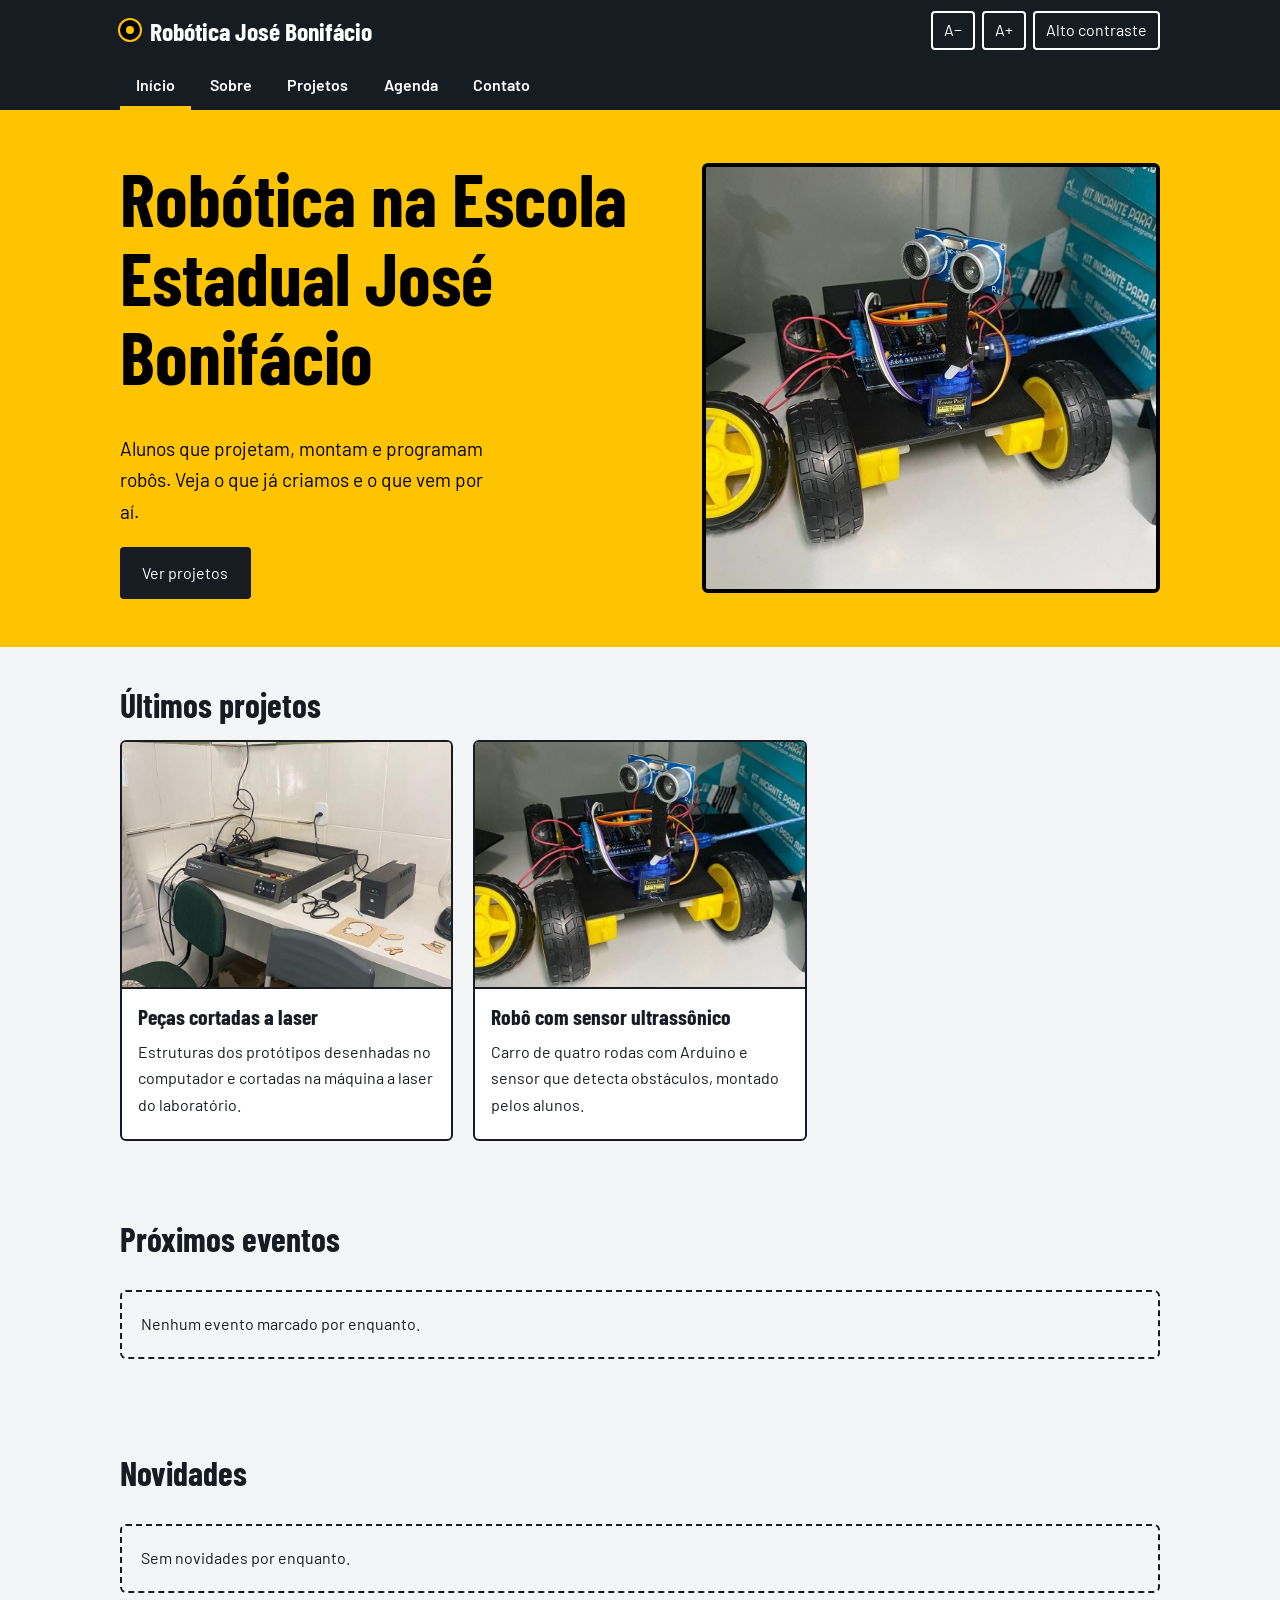
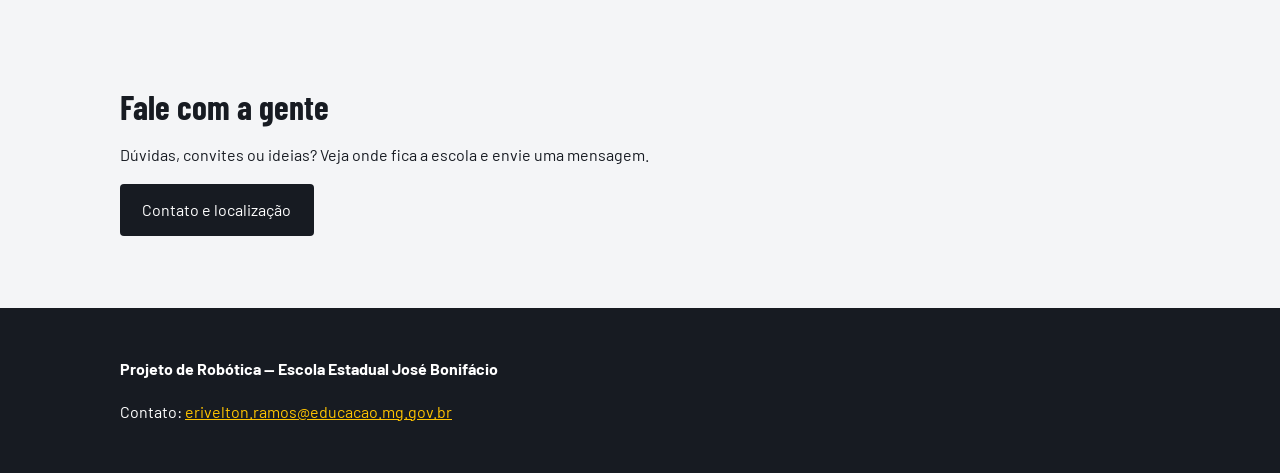
<file: index.html>
<!DOCTYPE html>
<html lang="pt-BR"><head><meta charset="utf-8"><meta name="viewport" content="width=device-width,initial-scale=1">
<title>Início | Robótica – EE José Bonifácio</title>
<meta name="description" content="Projeto de Robótica da Escola Estadual José Bonifácio: projetos dos alunos, eventos e contato.">
<link rel="icon" href="data:image/svg+xml,%3Csvg xmlns='http://www.w3.org/2000/svg' viewBox='0 0 100 100'%3E%3Ctext y='.9em' font-size='90'%3E🤖%3C/text%3E%3C/svg%3E">
<link rel="preconnect" href="https://fonts.googleapis.com"><link rel="preconnect" href="https://fonts.gstatic.com" crossorigin>
<link rel="stylesheet" href="https://fonts.googleapis.com/css2?family=Barlow:wght@400;600;700&family=Barlow+Condensed:wght@700&display=swap">
<link rel="stylesheet" href="css/style.css"></head>
<body data-page="index"><a class="skip" href="#conteudo">Ir para o conteúdo</a>
<header id="topo"></header>
<main id="conteudo" tabindex="-1"><section class="hero"><div class="wrap hero-g"><div><h1>Robótica na Escola Estadual José Bonifácio</h1><p>Alunos que projetam, montam e programam robôs. Veja o que já criamos e o que vem por aí.</p><a class="btn" href="projetos.html">Ver projetos</a></div>
<img src="img/robo.jpg" width="600" height="800" alt="Robô de quatro rodas com sensor ultrassônico, montado pelos alunos no laboratório"></div></section>
<div class="wrap"><section><h2>Últimos projetos</h2><div class="grid" id="ult-projetos"></div></section>
<section><h2>Próximos eventos</h2><div class="grid" id="prox-eventos"></div></section>
<section><h2>Novidades</h2><div class="grid" id="noticias"></div></section>
<section><h2>Fale com a gente</h2><p>Dúvidas, convites ou ideias? Veja onde fica a escola e envie uma mensagem.</p><a class="btn" href="contato.html">Contato e localização</a></section></div></main>
<footer id="rodape"></footer>
<script src="js/main.js"></script></body></html>
</file>
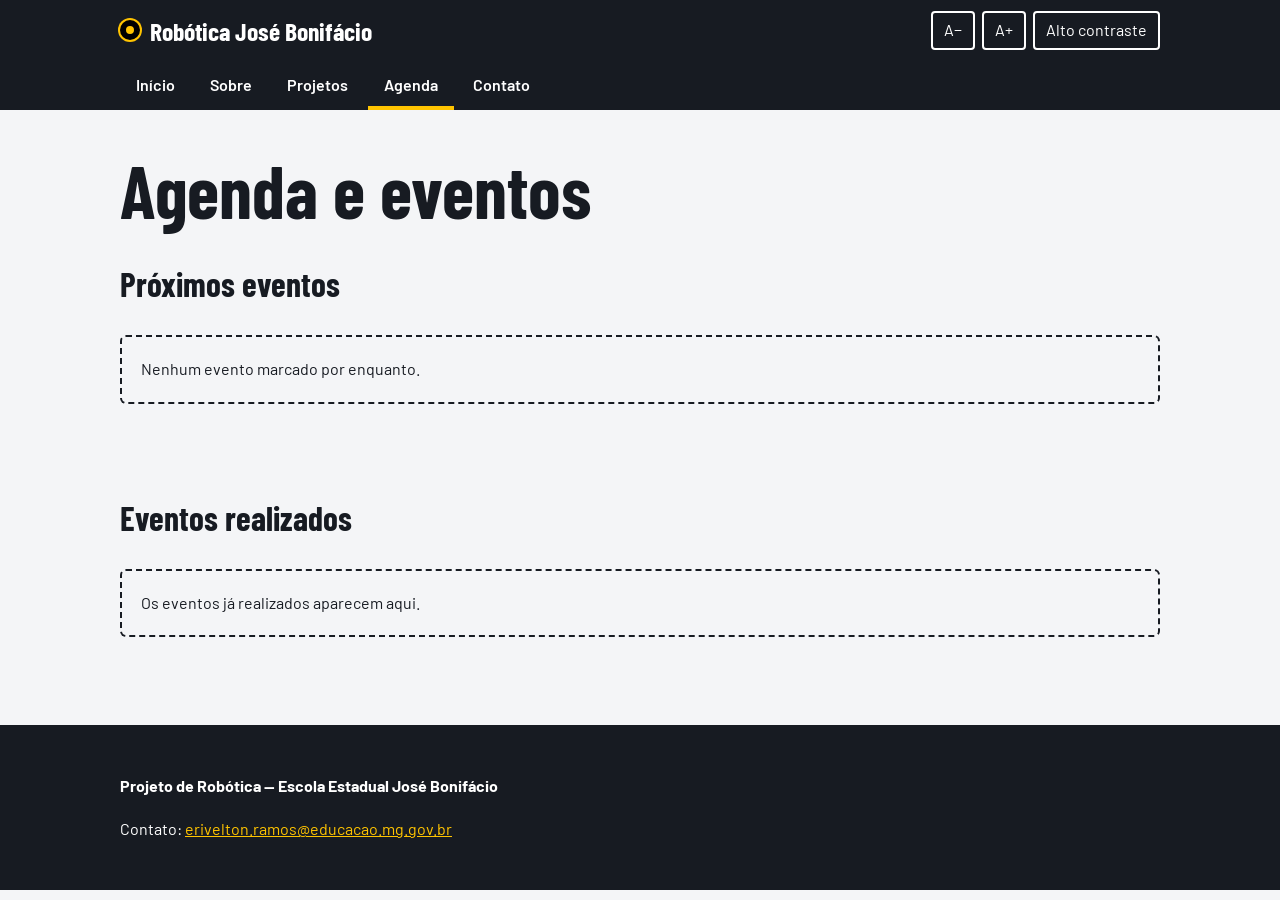
<file: agenda.html>
<!DOCTYPE html>
<html lang="pt-BR"><head><meta charset="utf-8"><meta name="viewport" content="width=device-width,initial-scale=1">
<title>Agenda | Robótica – EE José Bonifácio</title>
<meta name="description" content="Projeto de Robótica da Escola Estadual José Bonifácio: projetos dos alunos, eventos e contato.">
<link rel="icon" href="data:image/svg+xml,%3Csvg xmlns='http://www.w3.org/2000/svg' viewBox='0 0 100 100'%3E%3Ctext y='.9em' font-size='90'%3E🤖%3C/text%3E%3C/svg%3E">
<link rel="preconnect" href="https://fonts.googleapis.com"><link rel="preconnect" href="https://fonts.gstatic.com" crossorigin>
<link rel="stylesheet" href="https://fonts.googleapis.com/css2?family=Barlow:wght@400;600;700&family=Barlow+Condensed:wght@700&display=swap">
<link rel="stylesheet" href="css/style.css"></head>
<body data-page="agenda"><a class="skip" href="#conteudo">Ir para o conteúdo</a>
<header id="topo"></header>
<main id="conteudo" tabindex="-1"><div class="wrap"><section><h1>Agenda e eventos</h1><h2>Próximos eventos</h2><div class="grid" id="futuros"></div></section>
<section><h2>Eventos realizados</h2><div class="grid" id="passados"></div></section></div></main>
<footer id="rodape"></footer>
<script src="js/main.js"></script></body></html>
</file>
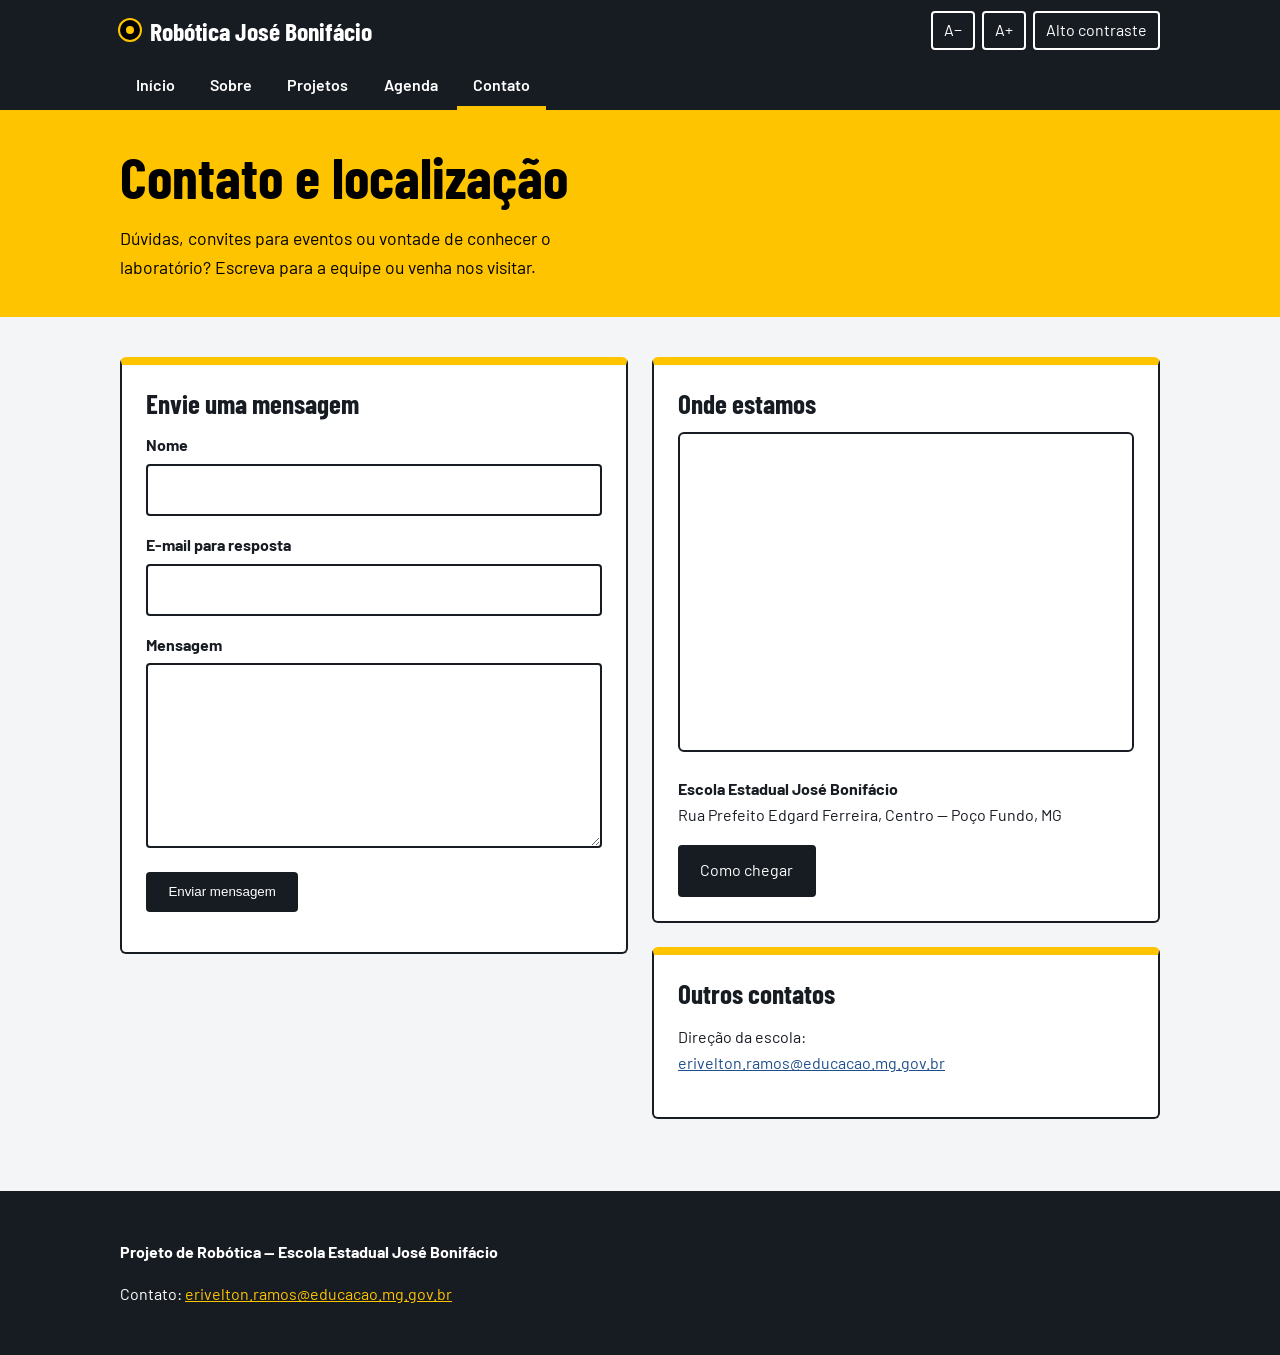
<file: contato.html>
<!DOCTYPE html>
<html lang="pt-BR"><head><meta charset="utf-8"><meta name="viewport" content="width=device-width,initial-scale=1">
<title>Contato | Robótica – EE José Bonifácio</title>
<meta name="description" content="Projeto de Robótica da Escola Estadual José Bonifácio: projetos dos alunos, eventos e contato.">
<link rel="icon" href="data:image/svg+xml,%3Csvg xmlns='http://www.w3.org/2000/svg' viewBox='0 0 100 100'%3E%3Ctext y='.9em' font-size='90'%3E🤖%3C/text%3E%3C/svg%3E">
<link rel="preconnect" href="https://fonts.googleapis.com"><link rel="preconnect" href="https://fonts.gstatic.com" crossorigin>
<link rel="stylesheet" href="https://fonts.googleapis.com/css2?family=Barlow:wght@400;600;700&family=Barlow+Condensed:wght@700&display=swap">
<link rel="stylesheet" href="css/style.css"></head>
<body data-page="contato"><a class="skip" href="#conteudo">Ir para o conteúdo</a>
<header id="topo"></header>
<main id="conteudo" tabindex="-1"><section class="page-head"><div class="wrap"><h1>Contato e localização</h1><p>Dúvidas, convites para eventos ou vontade de conhecer o laboratório? Escreva para a equipe ou venha nos visitar.</p></div></section>
<div class="wrap"><section class="contato">
<form id="form" class="painel"><h2>Envie uma mensagem</h2>
<label for="nome">Nome</label><input id="nome" name="nome" autocomplete="name" required>
<label for="email">E-mail para resposta</label><input id="email" name="email" type="email" autocomplete="email" required>
<label for="msg">Mensagem</label><textarea id="msg" name="mensagem" rows="6" required></textarea>
<input class="hp" name="website" tabindex="-1" autocomplete="off" aria-hidden="true">
<p><button class="btn" type="submit">Enviar mensagem</button></p><p id="st" role="status"></p></form>
<div class="lado"><div class="painel"><h2>Onde estamos</h2>
<iframe id="mapa" title="Mapa com a localização da Escola Estadual José Bonifácio" loading="lazy" referrerpolicy="no-referrer-when-downgrade"></iframe>
<address><strong>Escola Estadual José Bonifácio</strong><br><span id="end"></span></address>
<a class="btn" id="rota" href="https://www.google.com/maps" target="_blank" rel="noopener">Como chegar</a></div>
<div class="painel"><h2>Outros contatos</h2><p>Direção da escola:<br><a id="mail" href="mailto:erivelton.ramos@educacao.mg.gov.br"></a></p></div></div></section></div></main>
<footer id="rodape"></footer>
<script src="js/main.js"></script></body></html>
</file>
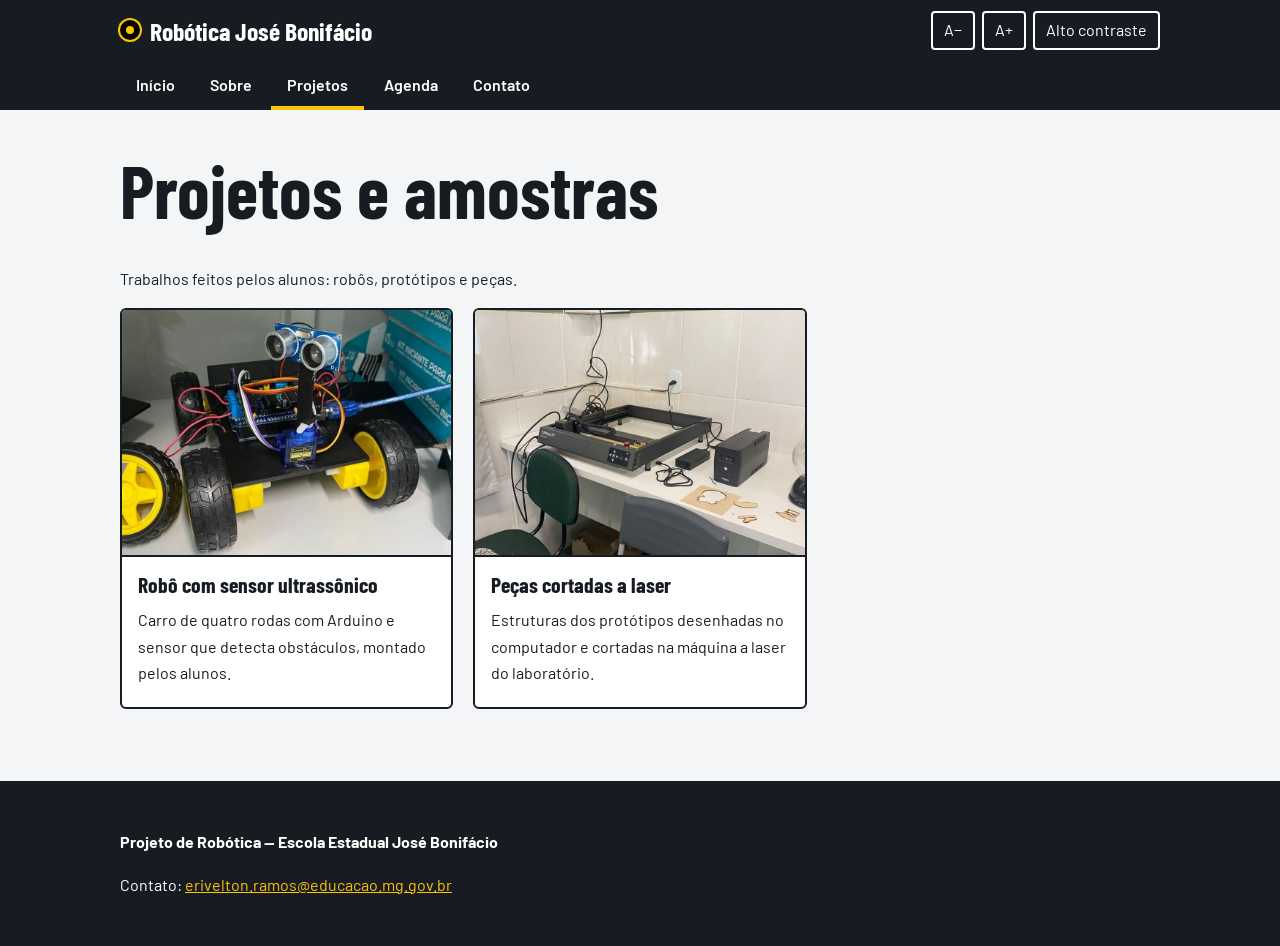
<file: projetos.html>
<!DOCTYPE html>
<html lang="pt-BR"><head><meta charset="utf-8"><meta name="viewport" content="width=device-width,initial-scale=1">
<title>Projetos | Robótica – EE José Bonifácio</title>
<meta name="description" content="Projeto de Robótica da Escola Estadual José Bonifácio: projetos dos alunos, eventos e contato.">
<link rel="icon" href="data:image/svg+xml,%3Csvg xmlns='http://www.w3.org/2000/svg' viewBox='0 0 100 100'%3E%3Ctext y='.9em' font-size='90'%3E🤖%3C/text%3E%3C/svg%3E">
<link rel="preconnect" href="https://fonts.googleapis.com"><link rel="preconnect" href="https://fonts.gstatic.com" crossorigin>
<link rel="stylesheet" href="https://fonts.googleapis.com/css2?family=Barlow:wght@400;600;700&family=Barlow+Condensed:wght@700&display=swap">
<link rel="stylesheet" href="css/style.css"></head>
<body data-page="projetos"><a class="skip" href="#conteudo">Ir para o conteúdo</a>
<header id="topo"></header>
<main id="conteudo" tabindex="-1"><div class="wrap"><section><h1>Projetos e amostras</h1><p class="txt">Trabalhos feitos pelos alunos: robôs, protótipos e peças.</p><div class="grid" id="lista"></div></section></div></main>
<footer id="rodape"></footer>
<script src="js/main.js"></script></body></html>
</file>
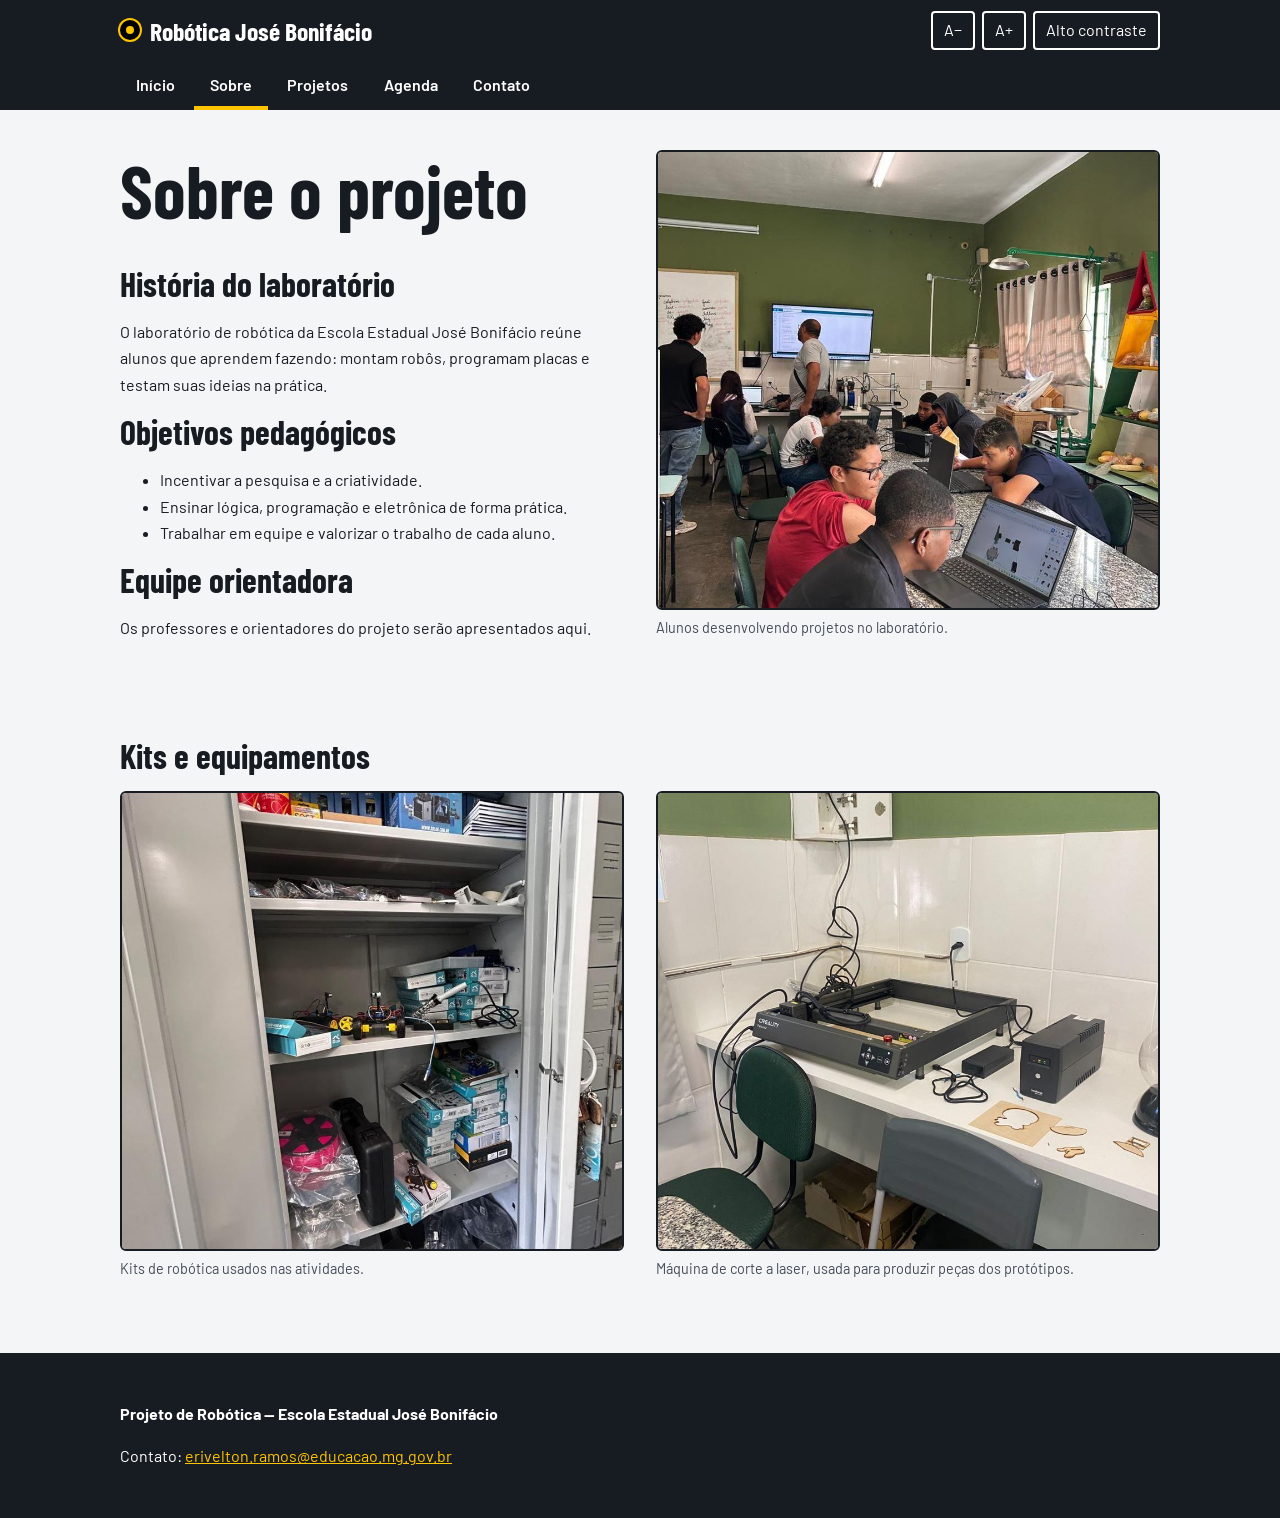
<file: sobre.html>
<!DOCTYPE html>
<html lang="pt-BR"><head><meta charset="utf-8"><meta name="viewport" content="width=device-width,initial-scale=1">
<title>Sobre o Projeto | Robótica – EE José Bonifácio</title>
<meta name="description" content="Projeto de Robótica da Escola Estadual José Bonifácio: projetos dos alunos, eventos e contato.">
<link rel="icon" href="data:image/svg+xml,%3Csvg xmlns='http://www.w3.org/2000/svg' viewBox='0 0 100 100'%3E%3Ctext y='.9em' font-size='90'%3E🤖%3C/text%3E%3C/svg%3E">
<link rel="preconnect" href="https://fonts.googleapis.com"><link rel="preconnect" href="https://fonts.gstatic.com" crossorigin>
<link rel="stylesheet" href="https://fonts.googleapis.com/css2?family=Barlow:wght@400;600;700&family=Barlow+Condensed:wght@700&display=swap">
<link rel="stylesheet" href="css/style.css"></head>
<body data-page="sobre"><a class="skip" href="#conteudo">Ir para o conteúdo</a>
<header id="topo"></header>
<main id="conteudo" tabindex="-1"><div class="wrap"><section class="cols"><div class="txt"><h1>Sobre o projeto</h1>
<h2>História do laboratório</h2><p>O laboratório de robótica da Escola Estadual José Bonifácio reúne alunos que aprendem fazendo: montam robôs, programam placas e testam suas ideias na prática.</p>
<h2>Objetivos pedagógicos</h2><ul><li>Incentivar a pesquisa e a criatividade.</li><li>Ensinar lógica, programação e eletrônica de forma prática.</li><li>Trabalhar em equipe e valorizar o trabalho de cada aluno.</li></ul>
<h2>Equipe orientadora</h2><p>Os professores e orientadores do projeto serão apresentados aqui.</p></div>
<figure><img src="img/alunos.jpg" width="600" height="800" alt="Alunos trabalhando em notebooks no laboratório de robótica"><figcaption>Alunos desenvolvendo projetos no laboratório.</figcaption></figure></section>
<section><h2>Kits e equipamentos</h2><div class="cols">
<figure><img src="img/kits.jpg" width="600" height="800" alt="Armário com kits de robótica e componentes eletrônicos organizados em prateleiras"><figcaption>Kits de robótica usados nas atividades.</figcaption></figure>
<figure><img src="img/laser.jpg" width="600" height="800" alt="Máquina de corte a laser sobre a bancada, com peças de madeira recortadas ao lado"><figcaption>Máquina de corte a laser, usada para produzir peças dos protótipos.</figcaption></figure></div></section></div></main>
<footer id="rodape"></footer>
<script src="js/main.js"></script></body></html>
</file>
<file: css/style.css>
:root{--bg:#f4f5f7;--ink:#171b22;--mut:#444c59;--card:#fff;--dark:#171b22;--y:#ffc400;--b:#1f4e8c;--ln:#171b22}
body.hc{--bg:#000;--ink:#fff;--mut:#fff;--card:#000;--dark:#000;--y:#ffeb3b;--b:#ffeb3b;--ln:#fff}
*{box-sizing:border-box}
body{margin:0;font:1rem/1.65 Barlow,system-ui,Segoe UI,sans-serif;background:var(--bg);color:var(--ink)}
h1,h2,h3{font-family:'Barlow Condensed',Impact,'Arial Narrow',sans-serif;line-height:1.08;margin:0 0 .5em}
h1{font-size:clamp(2.5rem,7vw,4.6rem)}h2{font-size:2.1rem}h3{font-size:1.5rem}
a{color:var(--b)}img{max-width:100%;display:block}
:focus-visible{outline:3px solid var(--b);outline-offset:2px}
.top :focus-visible,.foot :focus-visible,body.hc :focus-visible{outline-color:var(--y)}
.skip{position:absolute;left:-999px;top:0;background:var(--y);color:#000;padding:.6rem 1rem;z-index:99;font-weight:700}.skip:focus{left:0}
.wrap{max-width:1080px;margin:0 auto;padding:0 1.25rem}
.top{background:var(--dark);color:#fff}
.bar{display:flex;justify-content:space-between;align-items:center;gap:1rem;flex-wrap:wrap;padding-block:.7rem}
.brand{font:700 1.6rem 'Barlow Condensed',sans-serif;color:#fff;text-decoration:none;display:flex;align-items:center;gap:.6rem}
.brand i{width:20px;height:20px;border-radius:50%;background:var(--y);box-shadow:inset 0 0 0 6px #000,0 0 0 2px var(--y)}
.tools{display:flex;gap:.4rem;flex-wrap:wrap}
.tool,.menu{font:inherit;background:transparent;color:#fff;border:2px solid #fff;border-radius:4px;padding:.25rem .7rem;cursor:pointer}
.tool[aria-pressed=true]{background:var(--y);color:#000;border-color:var(--y)}
.top nav ul{display:flex;gap:.2rem;list-style:none;margin:0;padding:0;flex-wrap:wrap}
.top nav a{display:block;padding:.7rem 1rem;color:#fff;text-decoration:none;font-weight:600}
.top nav a[aria-current]{box-shadow:inset 0 -4px var(--y)}
.menu{display:none;margin:.4rem 0}
.hero{background:var(--y);color:#000;padding:3rem 0}
.hero-g{display:grid;grid-template-columns:1.2fr 1fr;gap:2rem;align-items:center}
.hero img{width:100%;max-height:430px;object-fit:cover;border:4px solid #000;border-radius:6px}
.hero p{font-size:1.2rem;max-width:34ch}
.btn{display:inline-block;background:var(--dark);color:#fff;padding:.8rem 1.4rem;border-radius:4px;text-decoration:none;font:700 1rem inherit;border:0;cursor:pointer}
body.hc .btn{border:2px solid #fff}
main section{padding:2.5rem 0}
.grid{display:grid;grid-template-columns:repeat(auto-fill,minmax(260px,1fr));gap:1.25rem}
.card{background:var(--card);border:2px solid var(--ln);border-radius:6px;overflow:hidden}
.card img{width:100%;aspect-ratio:4/3;object-fit:cover;border-bottom:2px solid var(--ln)}
.card div{padding:1rem}.card h3{font-size:1.35rem}.card p{margin:.3rem 0}
.meta{color:var(--mut);font-size:.9rem}.empty{border:2px dashed var(--ln);padding:1.2rem;border-radius:6px;grid-column:1/-1}
.cols{display:grid;grid-template-columns:repeat(auto-fit,minmax(280px,1fr));gap:2rem;align-items:start}
figure{margin:0}figcaption{font-size:.9rem;color:var(--mut);margin-top:.4rem}
figure img{border-radius:6px;border:2px solid var(--ln);max-height:460px;width:100%;object-fit:cover}
.txt{max-width:68ch}
label{display:block;font-weight:700;margin:1rem 0 .3rem}
input,textarea{width:100%;font:inherit;padding:.7rem;border:2px solid var(--ln);border-radius:4px;background:var(--card);color:var(--ink)}
.hp{position:absolute;left:-9999px;width:1px;height:1px;padding:0;border:0;opacity:0;overflow:hidden}
iframe{width:100%;height:380px;border:2px solid var(--ln);border-radius:6px}
.foot{background:var(--dark);color:#fff;padding:2rem 0;margin-top:2rem}.foot a{color:var(--y)}
@media(max-width:760px){.hero-g{grid-template-columns:1fr}.menu{display:block}#nav{display:none;flex-direction:column}#nav.open{display:flex}}
@media(prefers-reduced-motion:no-preference){.hero h1{animation:in .6s ease-out}@keyframes in{from{opacity:0;transform:translateY(12px)}}}

input:focus,textarea:focus{border-color:var(--b);box-shadow:0 0 0 3px rgba(31,78,140,.25)}
.card.ev>div{position:relative;padding-left:5.2rem;min-height:5.5rem}
.dia{position:absolute;left:1rem;top:1rem;width:3.2rem;text-align:center;background:var(--y);color:#000;border:2px solid var(--ln);border-radius:6px;font-size:.8rem;line-height:1.1;padding:.3rem 0}
.dia b{display:block;font:700 1.7rem 'Barlow Condensed',sans-serif}
.page-head{background:var(--y);color:#000;padding:2.2rem 0}.page-head h1{margin:0 0 .3em;font-size:clamp(2.2rem,6vw,3.6rem)}.page-head p{margin:0;max-width:52ch;font-size:1.1rem}
.contato{display:grid;grid-template-columns:1fr 1fr;gap:1.5rem;align-items:start}.lado{display:grid;gap:1.5rem}
.painel{background:var(--card);border:2px solid var(--ln);border-top:8px solid var(--y);border-radius:6px;padding:1.5rem}
.painel h2{font-size:1.7rem}.painel label:first-of-type{margin-top:0}.painel iframe{height:320px;margin-bottom:1rem}.painel address{font-style:normal;margin-bottom:1rem}.painel textarea{resize:vertical}
#st:not(:empty){padding:.7rem 1rem;border-left:6px solid var(--y);background:var(--bg)}
@media(max-width:860px){.contato{grid-template-columns:1fr}}
</file>
